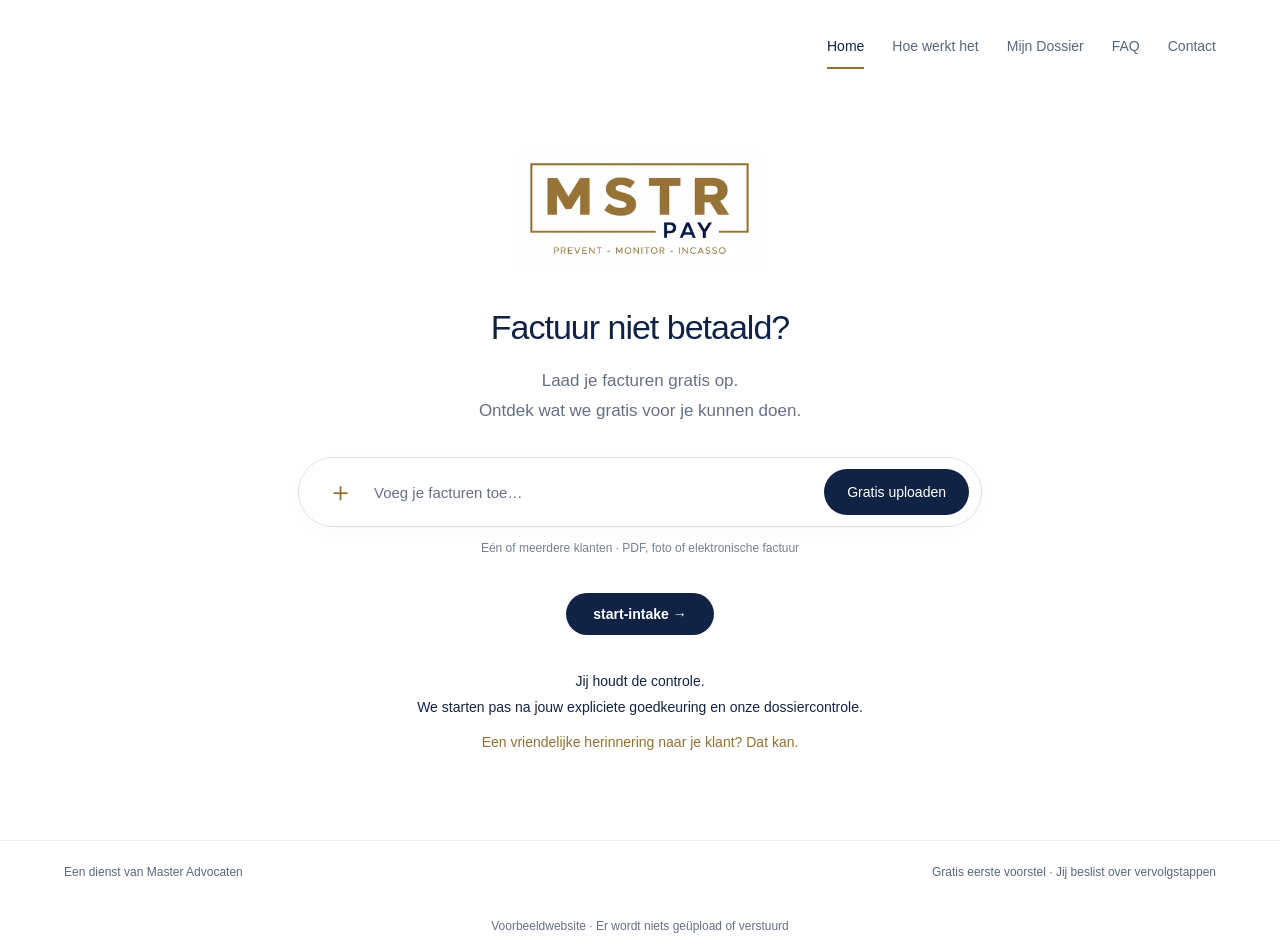
<file: index.html>
<!doctype html>
<html lang="nl"><head><meta charset="utf-8"><meta name="viewport" content="width=device-width,initial-scale=1"><title>MASTER PAY — Factuur niet betaald?</title><meta name="description" content="MASTER PAY: upload je openstaande facturen en ontdek de volgende stap. Jij houdt de controle."><link rel="stylesheet" href="assets/styles.css"></head><body><div class="home-shell"><header class="site-header"><nav aria-label="Hoofdnavigatie"><a href="index.html" aria-current="page">Home</a><a href="hoe-werkt-het.html">Hoe werkt het</a><button type="button" data-soon="Mijn Dossier">Mijn Dossier</button><button type="button" data-soon="FAQ">FAQ</button><button type="button" data-soon="Contact">Contact</button></nav></header><main class="home-main"><img class="home-logo" src="assets/logo.webp" alt="MSTR PAY — Prevent · Monitor · Incasso"><h1>Factuur niet betaald?</h1><p class="home-lead">Laad je facturen gratis op.<br>Ontdek wat we gratis voor je kunnen doen.</p><button type="button" class="upload-bar" id="upload" aria-describedby="upload-message"><span class="upload-plus" aria-hidden="true">＋</span><span class="upload-label">Voeg je facturen toe…</span><span class="upload-action">Gratis uploaden</span></button><p class="formats">Eén of meerdere klanten · PDF, foto of elektronische factuur</p><p class="demo-message" id="upload-message" role="status" hidden>Dit is een voorbeeldwebsite. De uploadfunctie volgt later; er worden hier geen bestanden geüpload of verwerkt. <a href="hoe-werkt-het.html">Bekijk hoe het werkt.</a></p><a href="start-intake.html" class="start-intake" style="display:inline-block;margin:8px 0 20px;padding:13px 27px;background:#102345;color:#fff;border-radius:28px;text-decoration:none;font:600 14px Arial,sans-serif">start-intake →</a><p class="promise">Jij houdt de controle.<br>We starten pas na jouw expliciete goedkeuring en onze dossiercontrole.</p><p class="hint">Een vriendelijke herinnering naar je klant? Dat kan.</p></main><footer class="site-footer"><span>Een dienst van Master Advocaten</span><span>Gratis eerste voorstel · Jij beslist over vervolgstappen</span></footer><div class="demo-label">Voorbeeldwebsite · Er wordt niets geüpload of verstuurd</div></div><dialog class="site-dialog" id="soon-dialog" aria-labelledby="soon-title"><h2 id="soon-title">Binnenkort beschikbaar</h2><p id="soon-text"></p><form method="dialog"><button>Sluiten</button></form></dialog><script src="assets/site.js" defer></script></body></html>
</file>
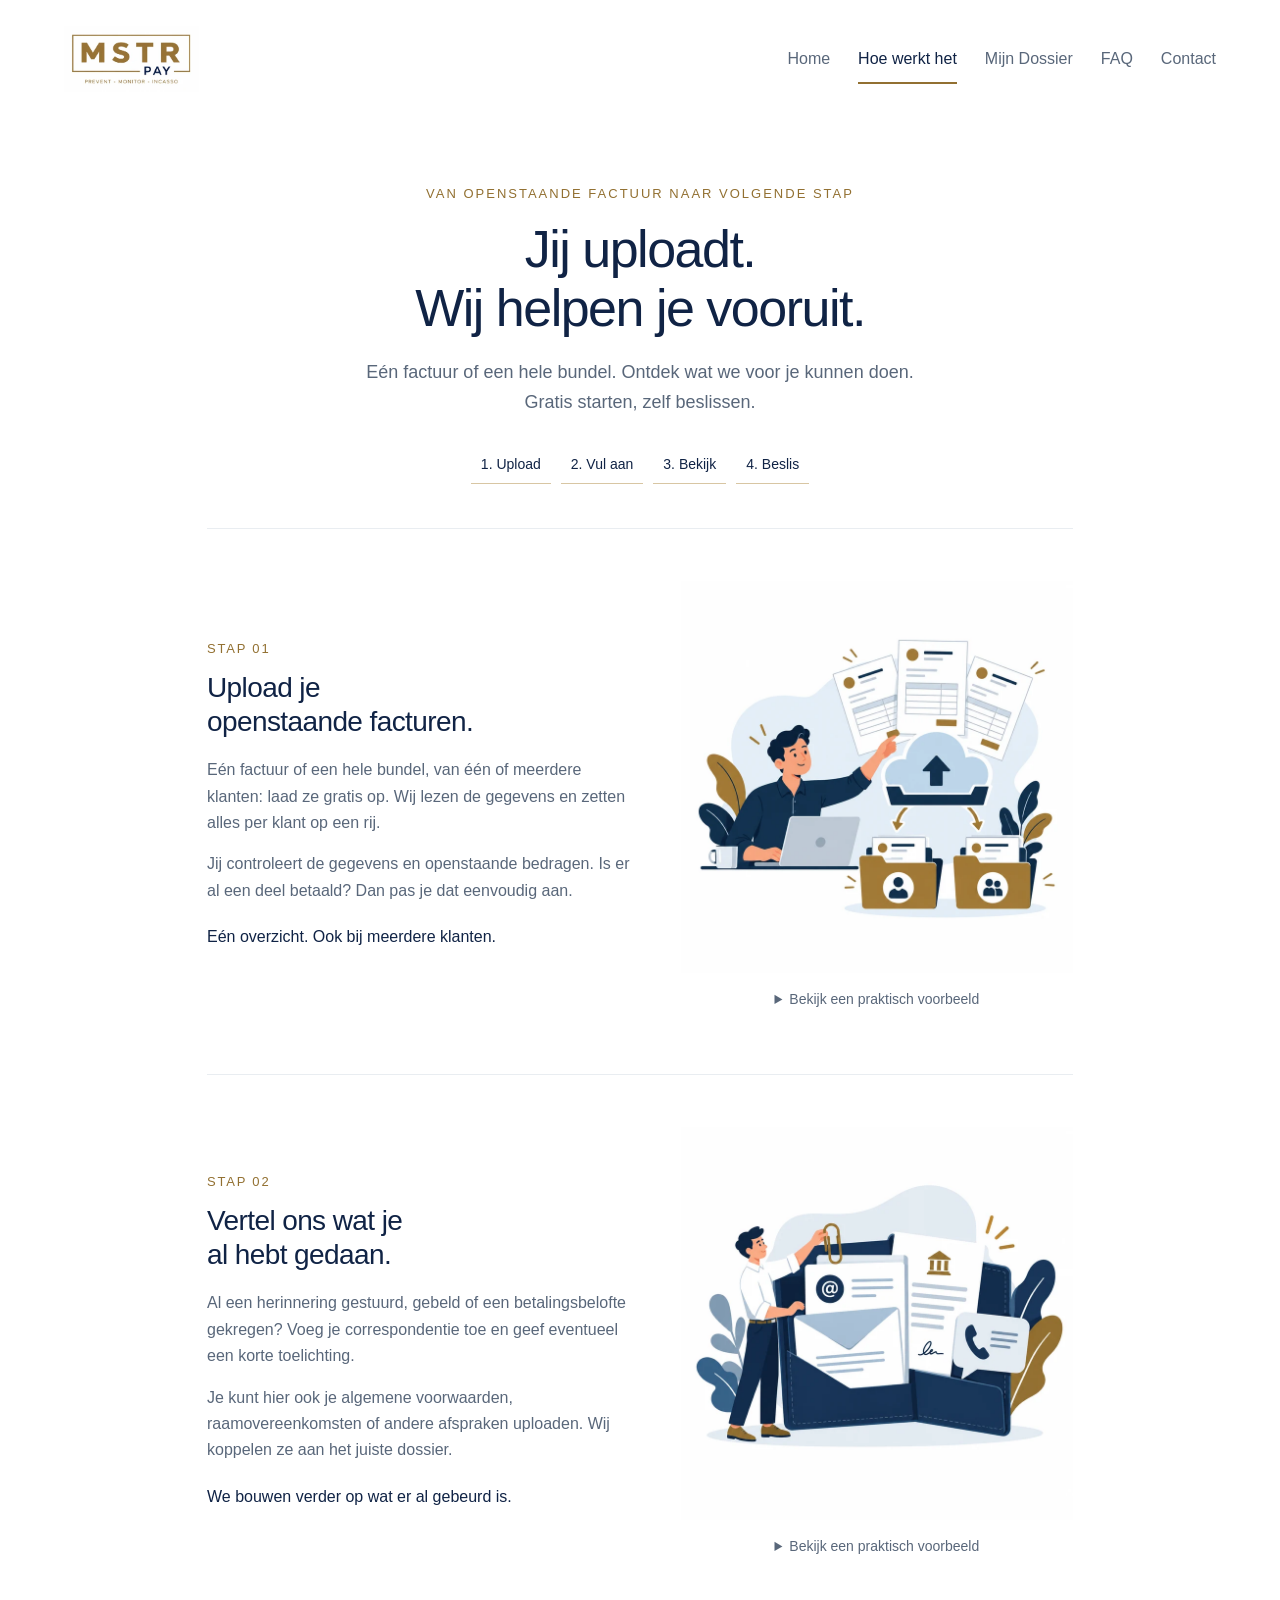
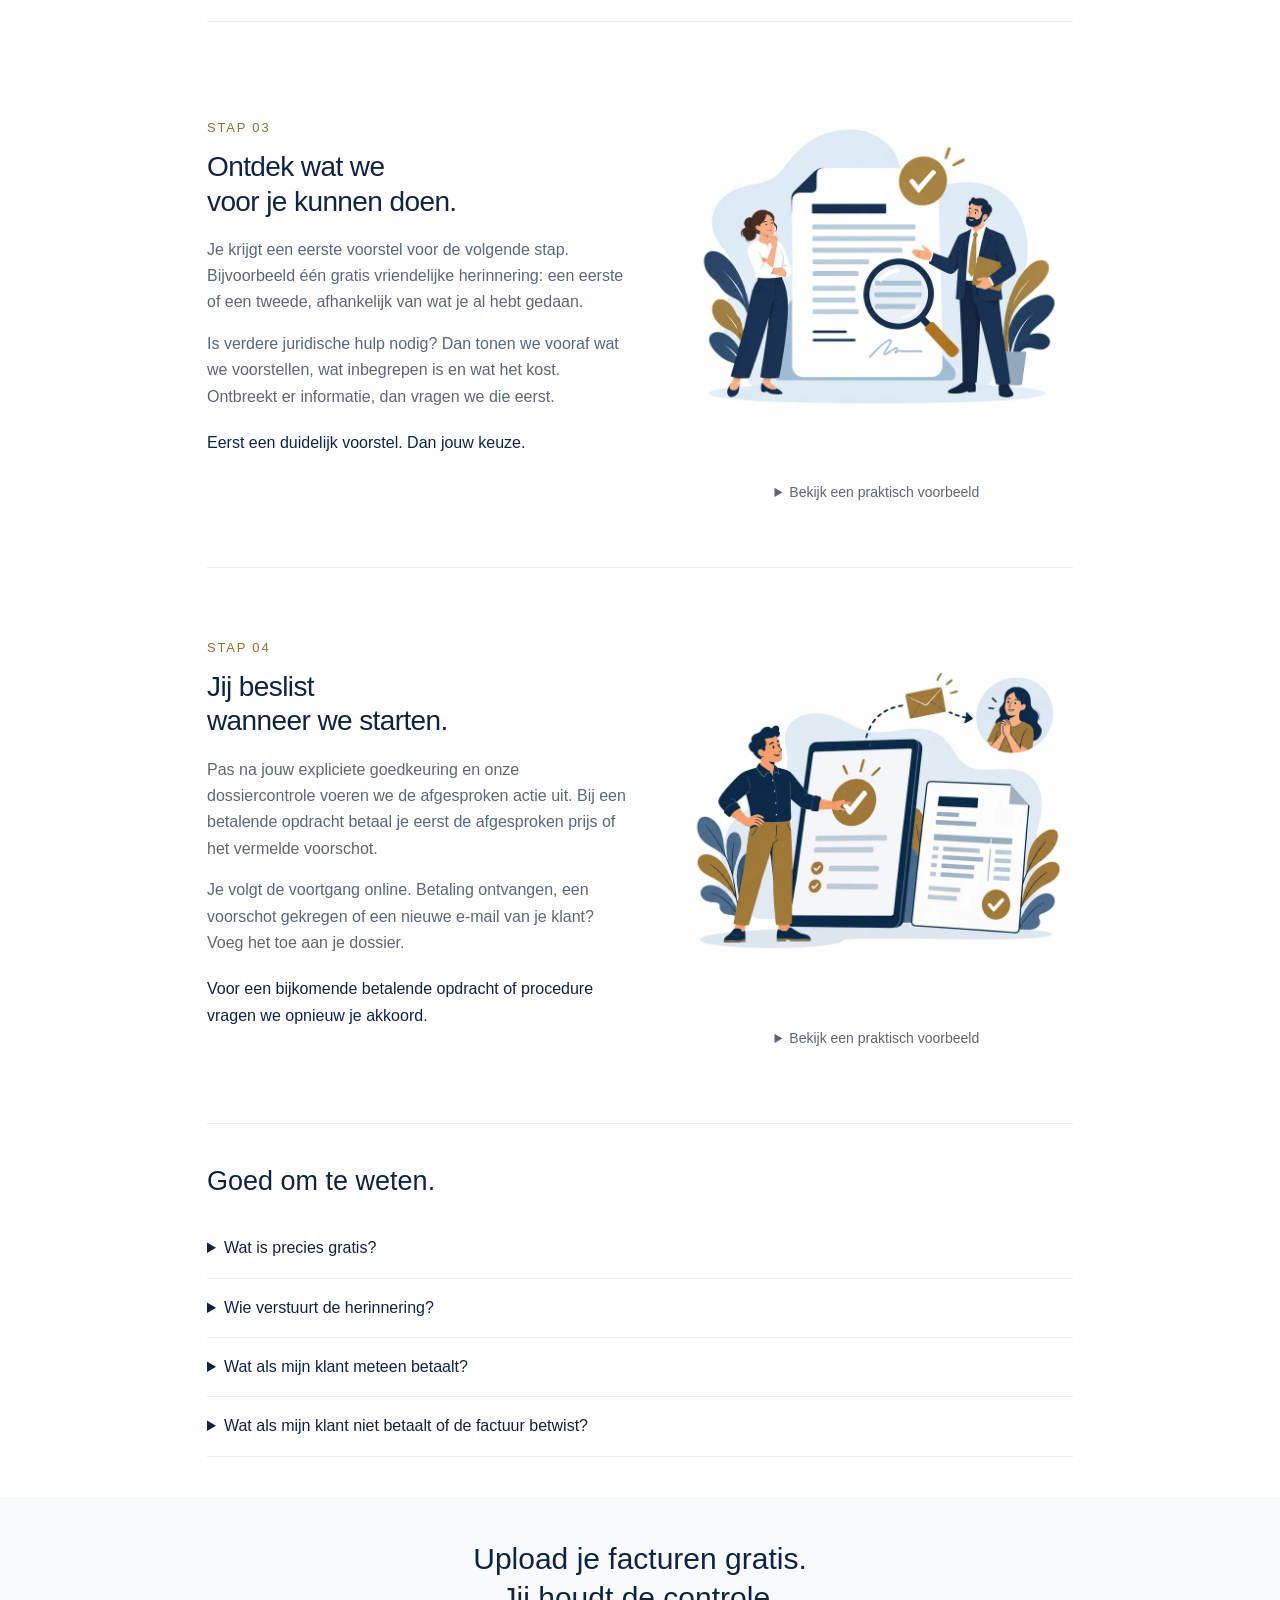
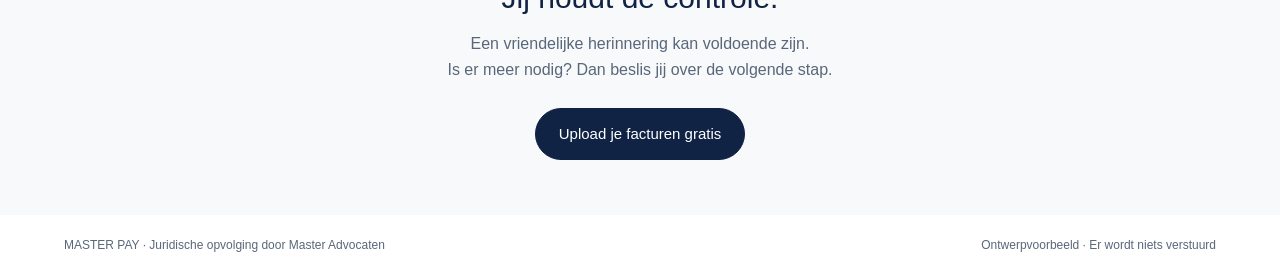
<file: hoe-werkt-het.html>
<!doctype html>
<html lang="nl"><head><meta charset="utf-8"><meta name="viewport" content="width=device-width,initial-scale=1"><title>Hoe werkt het? — MASTER PAY</title><meta name="description" content="MASTER PAY: upload je openstaande facturen en ontdek de volgende stap. Jij houdt de controle."><link rel="stylesheet" href="assets/styles.css"></head><body><div id="mp-how">

<header class="site-header"><a class="brand" href="index.html" aria-label="MASTER PAY home"><img src="assets/logo.webp" alt="MSTR PAY"></a><nav aria-label="Hoofdnavigatie"><a href="index.html">Home</a><a href="hoe-werkt-het.html" aria-current="page">Hoe werkt het</a><button type="button" data-soon="Mijn Dossier">Mijn Dossier</button><button type="button" data-soon="FAQ">FAQ</button><button type="button" data-soon="Contact">Contact</button></nav></header>
<section class="hero"><div class="eyebrow">Van openstaande factuur naar volgende stap</div><h1>Jij uploadt.<br>Wij helpen je vooruit.</h1><p class="intro">Eén factuur of een hele bundel. Ontdek wat we voor je kunnen doen. Gratis starten, zelf beslissen.</p><nav class="jump" aria-label="De vier stappen"><a href="#mp-step1">1. Upload</a><a href="#mp-step2">2. Vul aan</a><a href="#mp-step3">3. Bekijk</a><a href="#mp-step4">4. Beslis</a></nav></section>
<main class="steps">
<section class="step" id="mp-step1"><div class="copy"><div class="number">STAP 01</div><h2>Upload je<br>openstaande facturen.</h2><p>Eén factuur of een hele bundel, van één of meerdere klanten: laad ze gratis op. Wij lezen de gegevens en zetten alles per klant op een rij.</p><p>Jij controleert de gegevens en openstaande bedragen. Is er al een deel betaald? Dan pas je dat eenvoudig aan.</p><p class="key">Eén overzicht. Ook bij meerdere klanten.</p></div><div class="illustrated-step"><img class="step-art" src="assets/01-upload.webp" alt="Ondernemer uploadt facturen en groepeert ze per klant." width="800" height="800"><details class="example-disclosure"><summary>Bekijk een praktisch voorbeeld</summary><div class="visual"><div class="example">Zo ziet jouw overzicht eruit · voorbeeld</div><div class="sheet"><h3>Atelier Noord · 2 facturen</h3><div class="row"><span>Factuur 2026-041</span><span>€ 1.200</span></div><div class="row"><span>Factuur 2026-058</span><span>€ 800</span></div><div class="row"><span>Al betaald</span><span id="mp-paid">€ 0</span></div><div class="row"><span>Openstaand</span><span id="mp-total">€ 2.000</span></div><button type="button" class="smallbutton" id="mp-adjust">Bekijk een deelbetaling van € 500</button></div><p class="notice" id="mp-adjust-note" aria-live="polite">Je bevestigt het juiste saldo vóór we verdergaan.</p></div></details></div></section>
<section class="step" id="mp-step2"><div class="copy"><div class="number">STAP 02</div><h2>Vertel ons wat je<br>al hebt gedaan.</h2><p>Al een herinnering gestuurd, gebeld of een betalingsbelofte gekregen? Voeg je correspondentie toe en geef eventueel een korte toelichting.</p><p>Je kunt hier ook je algemene voorwaarden, raamovereenkomsten of andere afspraken uploaden. Wij koppelen ze aan het juiste dossier.</p><p class="key">We bouwen verder op wat er al gebeurd is.</p></div><div class="illustrated-step"><img class="step-art" src="assets/02-historiek.webp" alt="Correspondentie en afspraken samen in één dossier." width="800" height="800"><details class="example-disclosure"><summary>Bekijk een praktisch voorbeeld</summary><div class="visual"><div class="example">Alles bij het juiste klantdossier</div><div class="sheet"><h3>De historiek van Atelier Noord</h3><div class="attachment"><span aria-hidden="true" class="symbol">✓</span><span>Eerste herinnering.pdf</span></div><div class="attachment"><span aria-hidden="true" class="symbol">✓</span><span>Algemene voorwaarden.pdf</span></div><div class="attachment"><span aria-hidden="true" class="symbol">✓</span><span>E-mail van je klant.eml</span></div><div class="quote">“Ik heb vorige week gebeld. Mijn klant zou de betaling nakijken.”</div></div></div></details></div></section>
<section class="step" id="mp-step3"><div class="copy"><div class="number">STAP 03</div><h2>Ontdek wat we<br>voor je kunnen doen.</h2><p>Je krijgt een eerste voorstel voor de volgende stap. Bijvoorbeeld één gratis vriendelijke herinnering: een eerste of een tweede, afhankelijk van wat je al hebt gedaan.</p><p>Is verdere juridische hulp nodig? Dan tonen we vooraf wat we voorstellen, wat inbegrepen is en wat het kost. Ontbreekt er informatie, dan vragen we die eerst.</p><p class="key">Eerst een duidelijk voorstel. Dan jouw keuze.</p></div><div class="illustrated-step"><img class="step-art" src="assets/03-voorstel.webp" alt="Ondernemer bekijkt samen met een juridisch professional het voorstel." width="800" height="800"><details class="example-disclosure"><summary>Bekijk een praktisch voorbeeld</summary><div class="visual"><div class="example">Een mogelijk voorstel</div><div class="sheet"><h3>Een vriendelijke herinnering</h3><p class="sub">Verstuurd door MASTER PAY, namens jouw onderneming. Je bekijkt de tekst vóór je akkoord gaat.</p><div class="price"><span>Deze herinnering</span><span class="gold">Gratis</span></div><p class="sub">Je klant betaalt rechtstreeks op jouw bevestigde rekening.</p><button type="button" class="smallbutton" id="mp-letter-toggle" aria-expanded="false" aria-controls="mp-letter">Bekijk de voorbeeldtekst</button><div id="mp-letter" class="quote" hidden>Beste klant,<br><br>Volgens ons overzicht staan er nog facturen open. Wil je de betaling even nakijken? Heb je ondertussen betaald of heb je een vraag? Laat het ons gerust weten.<br><br>Met vriendelijke groet,<br>MASTER PAY, namens jouw leverancier</div></div></div></details></div></section>
<section class="step" id="mp-step4"><div class="copy"><div class="number">STAP 04</div><h2>Jij beslist<br>wanneer we starten.</h2><p>Pas na jouw expliciete goedkeuring en onze dossiercontrole voeren we de afgesproken actie uit. Bij een betalende opdracht betaal je eerst de afgesproken prijs of het vermelde voorschot.</p><p>Je volgt de voortgang online. Betaling ontvangen, een voorschot gekregen of een nieuwe e-mail van je klant? Voeg het toe aan je dossier.</p><p class="key">Voor een bijkomende betalende opdracht of procedure vragen we opnieuw je akkoord.</p></div><div class="illustrated-step"><img class="step-art" src="assets/04-akkoord.webp" alt="Ondernemer geeft akkoord en volgt de verzending op." width="800" height="800"><details class="example-disclosure"><summary>Bekijk een praktisch voorbeeld</summary><div class="visual"><div class="example">Jouw dossier, van akkoord tot opvolging</div><div class="sheet"><div class="status"><span aria-hidden="true" class="symbol">✓</span><span>Jouw akkoord ontvangen</span></div><div class="status"><span aria-hidden="true" class="symbol">✓</span><span>Dossier gecontroleerd</span></div><div class="status"><span aria-hidden="true" class="symbol">✓</span><span>Herinnering verstuurd</span></div><div class="status" id="mp-laststatus"><span aria-hidden="true" class="symbol">✓</span><span>Wachten op betaling of reactie</span></div><button type="button" class="smallbutton" id="mp-payment">Bekijk wat er gebeurt na betaling</button></div><p class="notice" id="mp-payment-note" aria-live="polite">Voorbeeld van je online dossier.</p></div></details></div></section>
</main>
<section class="bottom"><h2>Goed om te weten.</h2><details><summary>Wat is precies gratis?</summary><p>Je facturen uploaden, een overzicht krijgen en het eerste voorstel bekijken. Bij een geschikt dossier kunnen we één passende vriendelijke herinnering gratis versturen na jouw akkoord. Je ziet vooraf of je dossier hiervoor in aanmerking komt. Verdere juridische hulp is een afzonderlijke opdracht met een vooraf afgesproken prijs.</p></details><details><summary>Wie verstuurt de herinnering?</summary><p>MASTER PAY verstuurt de goedgekeurde herinnering namens jouw onderneming. Je hoeft dus niet zelf een brief te versturen. Een formele brief vanuit Master Advocaten is een afzonderlijke juridische stap die we eerst aan je voorleggen.</p></details><details><summary>Wat als mijn klant meteen betaalt?</summary><p>Dan meld je de betaling in je dossier. Na bevestiging sluiten we de betaalde facturen af. Heeft alleen de gratis herinnering plaatsgevonden? Dan betaal je daarvoor niets.</p></details><details><summary>Wat als mijn klant niet betaalt of de factuur betwist?</summary><p>Dan bekijken we welke volgende stap past. Een betwisting of nieuwe betaalafspraak pauzeert de automatische opvolging. Voor professionele overname, bijkomende kosten of een procedure krijg je eerst een nieuw voorstel.</p></details></section>
<section class="closing"><h2>Upload je facturen gratis.<br>Jij houdt de controle.</h2><p>Een vriendelijke herinnering kan voldoende zijn.<br>Is er meer nodig? Dan beslis jij over de volgende stap.</p><a class="button" href="index.html#upload">Upload je facturen gratis</a><p id="mp-start-note" class="notice" aria-live="polite" hidden>Dit is een ontwerpvoorbeeld. De uploadfunctie wordt gekoppeld aan de intake; er worden hier geen bestanden verwerkt.</p></section>
<footer><span>MASTER PAY · Juridische opvolging door Master Advocaten</span><span>Ontwerpvoorbeeld · Er wordt niets verstuurd</span></footer>

</div>
<dialog class="site-dialog" id="soon-dialog" aria-labelledby="soon-title"><h2 id="soon-title">Binnenkort beschikbaar</h2><p id="soon-text"></p><form method="dialog"><button>Sluiten</button></form></dialog><script src="assets/site.js" defer></script><script src="assets/how.js" defer></script></body></html>
</file>
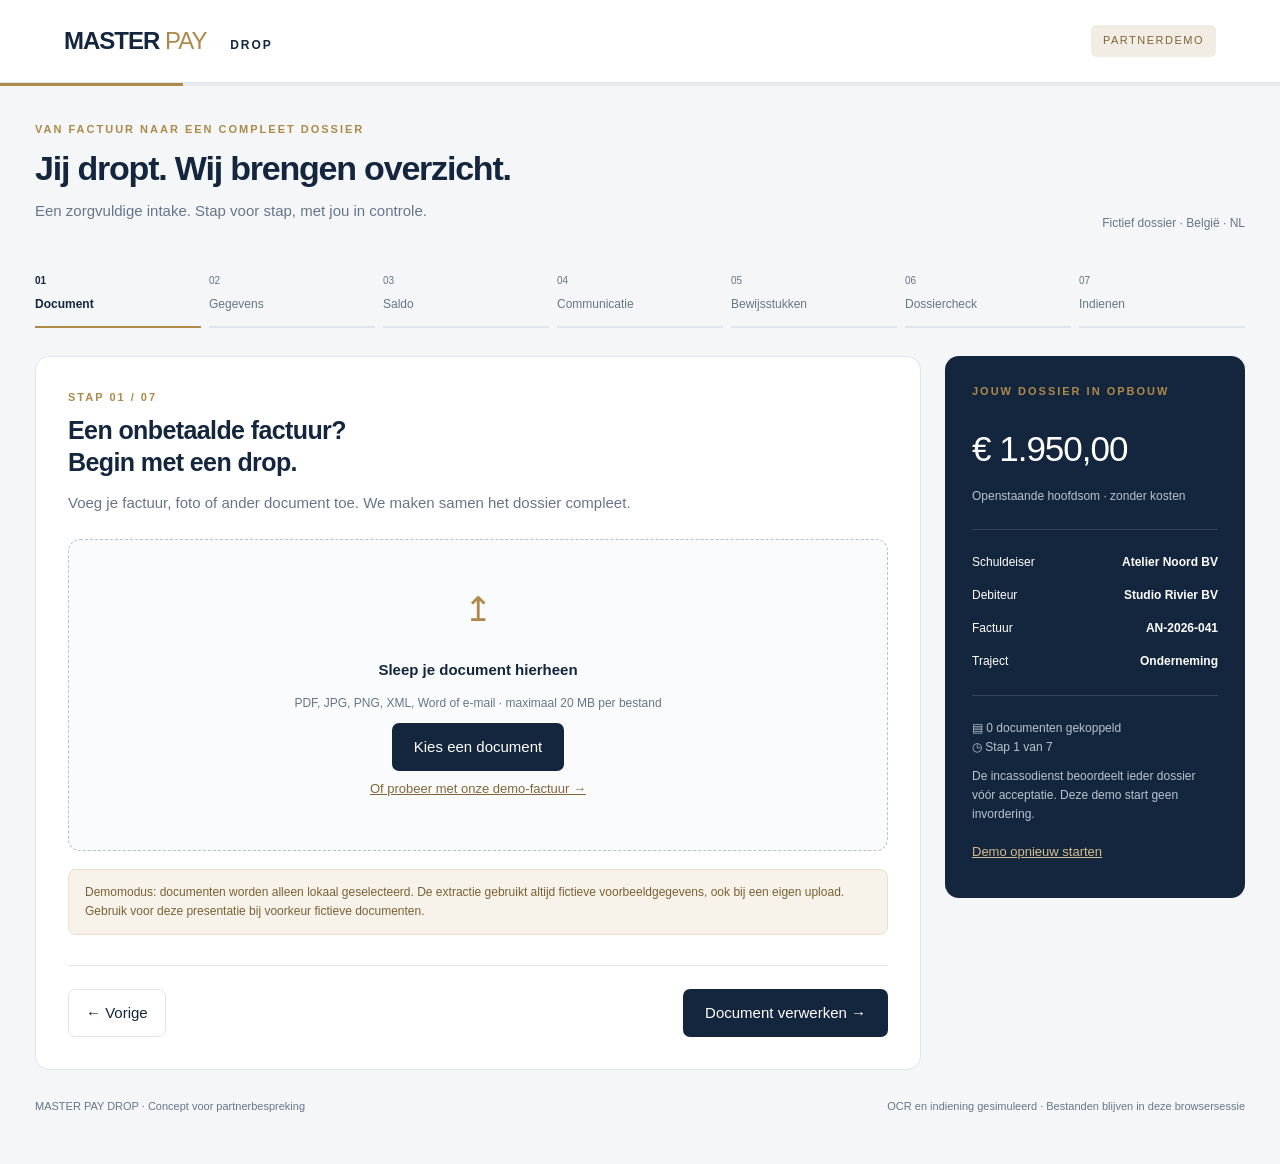
<file: start-intake.html>
<!doctype html><html lang="nl"><head><meta charset="utf-8"><meta name="viewport" content="width=device-width,initial-scale=1"><title>Master Pay — DROP intake</title><style>
:root{--ink:#14263e;--muted:#687589;--gold:#ad8a4a;--line:#e0e5eb;--paper:#f5f6f8}*{box-sizing:border-box}body{margin:0;color:var(--ink);background:var(--paper);font:15px/1.6 'Segoe UI',Arial,sans-serif}button,input,select,textarea{font:inherit}button{cursor:pointer}button:focus-visible,a:focus-visible{outline:3px solid #c39e5d;outline-offset:4px}header{background:white;border-bottom:1px solid var(--line);padding:22px 5%;display:flex;align-items:center;justify-content:space-between}.brand{font-size:24px;letter-spacing:-1px;font-weight:750}.brand span{color:var(--gold);font-weight:400}.badge{font-size:11px;letter-spacing:1.5px;background:#f1ede4;color:#806434;padding:7px 12px;border-radius:5px}.shell{max-width:1280px;margin:auto;padding:35px 35px 20px}.intro{display:flex;justify-content:space-between;align-items:end;margin-bottom:28px}.eyebrow{color:var(--gold);font-size:11px;letter-spacing:2px;font-weight:700}h1{font-size:34px;line-height:1.2;letter-spacing:-1.2px;margin:9px 0}p{color:var(--muted);margin:10px 0}nav{display:grid;grid-template-columns:repeat(7,1fr);gap:8px;margin:28px 0}nav button{background:none;border:0;border-bottom:2px solid var(--line);text-align:left;padding:12px 0;color:var(--muted);font-size:12px}nav button.active{border-color:var(--gold);color:var(--ink);font-weight:700}nav small{display:block;font-size:10px;margin-bottom:6px}.layout{display:grid;grid-template-columns:minmax(0,1fr) 300px;gap:24px}.card{background:white;border:1px solid var(--line);border-radius:14px;padding:32px}.side{background:var(--ink);color:white;border-radius:14px;padding:27px;height:fit-content;position:sticky;top:20px}.side p{color:#b8c3d2;font-size:12px}.side .amount{font-size:35px;letter-spacing:-1px;margin:20px 0 0}.side hr{border:0;border-top:1px solid #ffffff24;margin:23px 0}.side-row{display:flex;justify-content:space-between;font-size:12px;margin:14px 0}.side strong{max-width:160px;text-align:right}h2{font-size:25px;letter-spacing:-.6px;line-height:1.3;margin:7px 0 12px}h3{font-size:15px;margin:22px 0 12px}.grid{display:grid;grid-template-columns:1fr 1fr;gap:16px}label{display:block;font-size:12px;font-weight:600;color:#4d5d72}input:not([type=checkbox]),select,textarea{display:block;width:100%;border:1px solid #d8dfe7;background:#fff;border-radius:7px;padding:11px 12px;margin-top:6px;color:var(--ink)}textarea{min-height:85px;resize:vertical}input:focus,select:focus,textarea:focus{outline:2px solid #ad8a4a66;border-color:var(--gold)}.drop{border:1.5px dashed #b7c2cf;border-radius:12px;background:#fafbfc;text-align:center;padding:42px 20px;margin:24px 0 16px;transition:.2s}.drop.over{background:#f2ebdd;border-color:var(--gold)}.drop .icon{font-size:34px;color:var(--gold)}.primary{background:var(--ink);color:white;border:0;border-radius:7px;padding:12px 22px}.primary:hover{background:#29415e}.secondary{background:white;border:1px solid var(--line);color:var(--ink);border-radius:7px;padding:10px 17px}.textbtn{border:0;background:none;color:#826638;padding:8px 0;text-decoration:underline;font-size:13px}.actions{display:flex;justify-content:space-between;margin-top:30px;padding-top:23px;border-top:1px solid var(--line)}.notice{background:#f7f3eb;border:1px solid #e9dfcc;border-radius:8px;padding:13px 16px;color:#7a6134;font-size:12px;margin:18px 0}.good{background:#edf5f0;color:#35654b;border-color:#d7e7dc}.check{display:flex;align-items:start;gap:10px;margin:13px 0;font-size:13px;font-weight:400}.check input{margin-top:5px;accent-color:var(--ink)}.file{display:flex;justify-content:space-between;gap:10px;background:#f5f7f9;border:1px solid var(--line);border-radius:8px;padding:12px 15px;margin:10px 0;font-size:12px}.file button{border:0;background:none;color:#805f39}.mini{font-size:12px;color:var(--muted)}.pill{display:inline-block;border-radius:20px;padding:4px 10px;background:#edf4ef;color:#3a7055;font-size:11px}.total{background:#f5f7f9;border-radius:8px;padding:18px;display:flex;justify-content:space-between;margin-top:22px}.total b{font-size:24px}.listrow{padding:13px 0;border-bottom:1px solid var(--line);display:flex;justify-content:space-between;gap:20px;font-size:13px}.listrow span{color:var(--muted)}footer{display:flex;justify-content:space-between;gap:20px;padding:28px 0;font-size:11px;color:var(--muted)}.success{text-align:center;padding:35px 0}.success .icon{font-size:50px;color:#548266}.hidden{display:none!important}.upload-input{max-width:100%;font-size:12px!important}.progress{height:3px;background:#e8ebef}.progress i{display:block;height:100%;background:var(--gold);transition:width .3s}.error{color:#ac3f37;font-size:12px}a{color:#836636}@media(max-width:850px){.layout{grid-template-columns:1fr}.side{position:static}.intro .mini{display:none}nav{overflow:auto;grid-template-columns:repeat(7,100px)}.shell{padding:22px 18px}.card{padding:23px}.grid{grid-template-columns:1fr}h1{font-size:28px}footer{flex-direction:column;gap:4px}}@media print{header,nav,.actions,footer,.side,button{display:none}.layout{display:block}.card{border:0}.shell{padding:0}}
</style></head><body><header><div class="brand">MASTER <span>PAY</span> <small style="font-size:12px;letter-spacing:2px;margin-left:18px">DROP</small></div><span class="badge">PARTNERDEMO</span></header><div class="progress"><i id="progress"></i></div><main class="shell"><div class="intro"><div><div class="eyebrow">VAN FACTUUR NAAR EEN COMPLEET DOSSIER</div><h1>Jij dropt. Wij brengen overzicht.</h1><p>Een zorgvuldige intake. Stap voor stap, met jou in controle.</p></div><span class="mini">Fictief dossier · België · NL</span></div><nav id="steps" aria-label="Intakestappen"></nav><div class="layout"><section class="card" id="screen" aria-live="polite"></section><aside class="side" id="side"></aside></div><footer><span>MASTER PAY DROP · Concept voor partnerbespreking</span><span>OCR en indiening gesimuleerd · Bestanden blijven in deze browsersessie</span></footer></main><script>
const titles=['Document','Gegevens','Saldo','Communicatie','Bewijsstukken','Dossiercheck','Indienen'];let step=0,submitted=false,busy=false;
const s={type:'B2B',creditor:'Atelier Noord BV',cvat:'BE 0000.000.097 (fictief)',caddress:'Havenlaan 24, 9000 Gent',debtor:'Studio Rivier BV',dvat:'BE 0000.000.194 (fictief)',daddress:'Parkstraat 18, 2000 Antwerpen',invoice:'AN-2026-041',date:'2026-08-20',due:'2026-09-19',amount:2450,credit:0,payments:[{date:'2026-09-25',amount:500}],reminder:'Ja',remdate:'2026-09-22',channel:'E-mail',reaction:'Geen reactie',notes:'',terms:'Ja',delivery:'Ja',other:'Nee',otherAmount:0,otherRef:'',free:'Onbekend',wait:'Onbekend',mediation:'Nee',mandate:false,truth:false,files:{invoice:[],comm:[],proof:[]}};
const esc=v=>String(v??'').replace(/[&<>"']/g,c=>({'&':'&amp;','<':'&lt;','>':'&gt;','"':'&quot;',"'":'&#39;'}[c]));const euro=v=>new Intl.NumberFormat('nl-BE',{style:'currency',currency:'EUR'}).format(Number(v)||0);const balance=()=>Math.max(0,Number(s.amount)-Number(s.credit)-s.payments.reduce((a,p)=>a+Number(p.amount),0));
function input(k,label,type='text'){return `<label>${label}<input data-k="${k}" type="${type}" value="${esc(s[k])}" ${type==='number'?'min="0" step="0.01"':''}></label>`}function select(k,label,opts){return `<label>${label}<select data-k="${k}">${opts.map(o=>`<option ${s[k]===o?'selected':''}>${esc(o)}</option>`).join('')}</select></label>`}function check(k,label){return `<label class="check"><input type="checkbox" data-k="${k}" ${s[k]?'checked':''}>${label}</label>`}function files(cat){return s.files[cat].map((f,i)=>`<div class="file"><span>▤ ${esc(f.name)} <span class="mini">${f.demo?'· voorbeeldbestand':'· alleen lokaal geselecteerd'}</span></span><button data-remove="${cat}:${i}" aria-label="Verwijder ${esc(f.name)}">Verwijder</button></div>`).join('')}function upload(cat,label){return `<h3>${label}</h3><input class="upload-input" type="file" data-upload="${cat}" multiple accept=".pdf,.png,.jpg,.jpeg,.eml,.msg,.doc,.docx,.txt,.xml" aria-label="${label}">${files(cat)}`}function row(a,b){return `<div class="listrow"><span>${a}</span><strong>${esc(b)}</strong></div>`}
function flags(){let f=[];if(!s.files.proof.length)f.push('Bewijsstukken ontbreken');if(s.terms!=='Ja')f.push('Toepasselijkheid voorwaarden nakijken');if(s.delivery!=='Ja')f.push('Levering of prestatie te staven');if(s.reaction==='Betwisting')f.push('Betwisting: inhoudelijke beoordeling nodig');if(s.mediation!=='Nee')f.push('Schuldbemiddeling of regeling nader onderzoeken');if(s.type==='B2C'&&(s.free!=='Ja'||s.wait!=='Ja'||s.reminder!=='Ja'))f.push('Consumentenherinnering en wachttermijn niet bevestigd');if(balance()<=0)f.push('Geen positief openstaand saldo');return f}
function render(){document.querySelector('#progress').style.width=(step+1)/7*100+'%';document.querySelector('#steps').innerHTML=titles.map((t,i)=>`<button data-step="${i}" class="${i===step?'active':''}" ${busy?'disabled':''}><small>${i<step?'✓':'0'+(i+1)}</small>${t}</button>`).join('');document.querySelector('#side').innerHTML=`<div class="eyebrow">JOUW DOSSIER IN OPBOUW</div><div class="amount">${euro(balance())}</div><p>Openstaande hoofdsom · zonder kosten</p><hr><div class="side-row"><span>Schuldeiser</span><strong>${esc(s.creditor)}</strong></div><div class="side-row"><span>Debiteur</span><strong>${esc(s.debtor)}</strong></div><div class="side-row"><span>Factuur</span><strong>${esc(s.invoice)}</strong></div><div class="side-row"><span>Traject</span><strong>${s.type==='B2B'?'Onderneming':'Consument'}</strong></div><hr><p>▤ ${Object.values(s.files).flat().length} documenten gekoppeld<br>◷ Stap ${step+1} van 7</p><p>De incassodienst beoordeelt ieder dossier vóór acceptatie. Deze demo start geen invordering.</p><button class="textbtn" id="reset" style="color:#d5bd8c">Demo opnieuw starten</button>`;
let html=`<div class="eyebrow">STAP 0${step+1} / 07</div>`;
if(step===0)html+=`<h2>Een onbetaalde factuur?<br>Begin met een drop.</h2><p>Voeg je factuur, foto of ander document toe. We maken samen het dossier compleet.</p><div class="drop" id="drop"><div class="icon">↥</div><h3>Sleep je document hierheen</h3><p class="mini">PDF, JPG, PNG, XML, Word of e-mail · maximaal 20 MB per bestand</p><input type="file" id="initial" class="hidden" multiple accept=".pdf,.jpg,.jpeg,.png,.xml,.doc,.docx,.eml,.msg,.txt"><button class="primary" id="choose">Kies een document</button><br><button class="textbtn" id="demo">Of probeer met onze demo-factuur →</button></div>${files('invoice')}<div class="notice">Demomodus: documenten worden alleen lokaal geselecteerd. De extractie gebruikt altijd fictieve voorbeeldgegevens, ook bij een eigen upload. Gebruik voor deze presentatie bij voorkeur fictieve documenten.</div>`;
if(step===1)html+=`<h2>Dit hebben we voor je klaargezet.</h2><p>Een voorbeeldfactuur van <strong>${esc(s.creditor)}</strong> aan <strong>${esc(s.debtor)}</strong>. Controleer en verbeter de gegevens.</p><div class="notice">✦ Gesimuleerde OCR · Deze waarden zijn voorbeelddata en zijn niet uit je document gelezen.</div><h3>Wie is je klant?</h3>${select('type','Type debiteur',['B2B','B2C'])}<h3>Schuldeiser · jouw onderneming</h3><div class="grid">${input('creditor','Bedrijfsnaam')}${input('cvat','BTW / ondernemingsnummer (demo)')}${input('caddress','Adres')}</div><h3>Debiteur · ${s.type==='B2C'?'particulier':'onderneming'}</h3><div class="grid">${input('debtor',s.type==='B2C'?'Naam particulier':'Bedrijfsnaam')}${s.type==='B2B'?input('dvat','BTW / ondernemingsnummer (demo)'):''}${input('daddress','Adres')}</div><h3>Factuurgegevens</h3><div class="grid">${input('invoice','Factuurnummer')}${input('date','Factuurdatum','date')}${input('due','Vervaldatum','date')}${input('amount','Factuurtotaal inclusief BTW (€)','number')}</div>`;
if(step===2)html+=`<h2>Wat staat er vandaag nog open?</h2><p>Verwerk ontvangen betalingen en creditnota’s. Zo vertrekt het dossier van het juiste bedrag.</p><div class="grid">${input('amount','Oorspronkelijk factuurbedrag (€)','number')}${input('credit','Totaal creditnota’s (€)','number')}</div><h3>Ontvangen deelbetalingen</h3>${s.payments.map((p,i)=>`<div class="file"><label>Datum<input type="date" data-payment="${i}:date" value="${p.date}"></label><label>Bedrag (€)<input type="number" min="0" step="0.01" data-payment="${i}:amount" value="${p.amount}"></label><button data-delpay="${i}">Verwijder</button></div>`).join('')}<button class="secondary" id="addpay">＋ Deelbetaling toevoegen</button><div class="total"><span>Openstaande hoofdsom</span><b id="balance">${euro(balance())}</b></div><p class="mini">Interest, schadebedingen en invorderingskosten worden niet automatisch toegevoegd. Die vergen afzonderlijke controle.</p>`;
if(step===3)html+=`<h2>Wat ging hier al aan vooraf?</h2><p>Herinneringen en reacties geven context. Voeg ook mails, brieven of gespreksnotities toe.</p><div class="grid">${select('reminder','Al een herinnering of aanmaning gestuurd?',['Ja','Nee','Onbekend'])}${select('reaction','Hoe reageerde de klant?',['Geen reactie','Betalingsbelofte','Betwisting','Betalingsregeling','Telefonisch contact'])}${s.reminder==='Ja'?input('remdate','Datum eerste herinnering','date')+select('channel','Hoe werd die verstuurd?',['E-mail','Post','Andere']):''}</div><label style="margin-top:16px">${s.reaction==='Betwisting'?'Wat betwist de klant en waarom?':'Meerdere herinneringen, afspraken of telefoongesprekken?'}<textarea data-k="notes" placeholder="Beschrijf kort het verloop, de data en eventuele afspraken…">${esc(s.notes)}</textarea></label>${upload('comm','Herinneringen en communicatie')}<button class="textbtn" data-example="comm">Voeg voorbeeldherinnering toe</button>`;
if(step===4)html+=`<h2>Maak het verhaal aantoonbaar.</h2><p>Verzamel wat de opdracht, prestatie en betalingsafspraken ondersteunt.</p><div class="grid">${select('terms','Voorwaarden meegedeeld en aanvaard?',['Ja','Nee','Onbekend'])}${select('delivery','Levering of prestatie aantoonbaar?',['Ja','Nee','Onbekend'])}${select('other','Nog andere openstaande facturen?',['Nee','Ja'])}</div>${s.other==='Ja'?`<div class="notice">Andere facturen worden apart vermeld. Hun saldo is niet inbegrepen in de hoofdsom van deze intake.</div><div class="grid">${input('otherRef','Factuurnummers / omschrijving')}${input('otherAmount','Totaal andere facturen (€)','number')}</div>`:''}${upload('proof','Contract, voorwaarden, bestelbon, leverbewijs of andere facturen')}<button class="textbtn" data-example="proof">Voeg voorbeeldcontract en leverbewijs toe</button><p class="mini">Ook zonder alle stukken kun je ter beoordeling indienen. Ontbrekende informatie wordt zichtbaar gemarkeerd.</p>`;
if(step===5)html+=`<h2>Een zorgvuldige start voor elk dossier.</h2><p>Deze controle past zich aan het type klant aan. Het is een voorbereidende checklist, geen juridische goedkeuring.</p><span class="pill">${s.type==='B2C'?'Consument · Boek XIX WER':'Onderneming · B2B'}</span>${s.type==='B2C'?`<div class="notice">Bij consumentenschulden: controleer de gratis eerste herinnering, verplichte vermeldingen en minimaal 14 kalenderdagen wachttijd. Elektronisch begint de termijn de dag na verzending; per post de derde werkdag na verzending. De incassodienst controleert ook haar eigen ingebrekestelling en wachttermijn.</div><div class="grid">${select('free','Eerste herinnering gratis en inhoud gecontroleerd?',['Onbekend','Ja','Nee'])}${select('wait','Toepasselijke wachttermijn volledig verstreken?',['Onbekend','Ja','Nee'])}</div><p class="mini">Een contractueel beding is nodig voor interest of een forfaitaire vergoeding; wettelijke maxima gelden. Deze demo berekent of valideert geen bijkomende bedragen.</p>`:`<div class="notice good">Voor een B2B-dossier controleren we identiteit, opeisbaarheid, uitvoering van de opdracht en de toepasselijke contractvoorwaarden. Het BTW-nummer bepaalt niet op zichzelf of een aankoop beroepsmatig is.</div>`}<div class="grid">${select('mediation','Bekende schuldbemiddeling of collectieve regeling?',['Nee','Ja','Onbekend'])}${select('reaction','Is de vordering betwist?',['Geen reactie','Betalingsbelofte','Betwisting','Betalingsregeling','Telefonisch contact'])}</div><h3>Signalen voor de dossierbeheerder</h3>${flags().length?flags().map(f=>`<div class="file">◷ ${f}</div>`).join(''):'<div class="notice good">Geen aanvullende signalen op basis van je antwoorden. Professionele controle blijft vereist.</div>'}<p class="mini">Betwisting, betalingsfaciliteiten en bemiddeling kunnen de vervolgstappen beïnvloeden. Geen automatische acceptatie of contact met de debiteur.</p><a class="mini" target="_blank" rel="noopener" href="https://economie.fgov.be/nl/themas/financiele-diensten/schuldenlast/schuldinvordering">Bron: FOD Economie · consumentenschulden</a>`;
if(step===6&&!submitted)html+=`<h2>Alles op een rij. Jij beslist.</h2><p>Je dossier gaat in deze demonstratie naar een gesimuleerde beoordelingswachtrij.</p>${row('Schuldeiser',s.creditor+' · '+s.cvat+' · '+s.caddress)}${row('Debiteur',s.debtor+' · '+(s.type==='B2B'?s.dvat+' · ':'')+s.daddress)}${row('Factuur',s.invoice+' · '+s.date+' · vervaldag '+s.due)}${row('Oorspronkelijk bedrag',euro(s.amount))}${row('Deelbetalingen / creditnota’s',euro(s.payments.reduce((a,p)=>a+Number(p.amount),0))+' / '+euro(s.credit))}${row('Communicatie',s.reminder+' herinnering · '+s.reaction)}${row('Bewijs en voorwaarden',s.delivery+' / '+s.terms)}${s.notes?row('Toelichting',s.notes):''}${s.other==='Ja'?row('Overige facturen (apart)',s.otherRef+' · '+euro(s.otherAmount)):''}<div class="total"><span>Openstaande hoofdsom</span><b>${euro(balance())}</b></div><h3>Documentenoverzicht</h3>${Object.values(s.files).flat().map(f=>`<div class="file">▤ ${esc(f.name)}${f.demo?' · voorbeeld':''}</div>`).join('')}<h3>Beoordelingspunten (${flags().length})</h3><p class="mini">${flags().length?flags().map(esc).join(' · '):'Geen aanvullende signalen. Controle door de incassodienst blijft vereist.'}</p>${check('truth','Ik heb de gegevens gecontroleerd en ben bevoegd om dit dossier aan te bieden.')}${check('mandate','Ik begrijp dat indiening alleen een aanvraag tot beoordeling is. Acceptatie, opdrachtvoorwaarden en eventuele kosten volgen afzonderlijk.')}<div class="notice">Simulatie: er wordt niets verzonden, geen opdracht afgesloten en geen debiteur gecontacteerd.</div><button class="secondary" id="export">Download dossieroverzicht</button>`;
if(step===6&&submitted)html+=`<div class="success"><div class="icon">✓</div><div class="eyebrow">GESIMULEERDE INDIENING</div><h2>Klaar voor een menselijke blik.</h2><p>Je demo-dossier staat in de fictieve beoordelingswachtrij.</p><span class="pill">DEMO-MP-2026-041 · Te beoordelen</span></div><h3>Wat volgt er in de echte dienstverlening?</h3>${row('01 · Controle','Identiteit, stukken en invorderbaarheid')}${row('02 · Beslissing','Accepteren, informatie opvragen of weigeren')}${row('03 · Jouw akkoord','Voorstel en voorwaarden vóór uitvoering')}<div class="notice">Er is geen dossier naar een incassodienst verstuurd. Dit scherm toont uitsluitend het beoogde verloop.</div><button class="secondary" id="export">Download dossieroverzicht</button>`;
html+=`<div class="error" id="error" role="alert"></div><div class="actions"><button class="secondary" id="back" ${step===0||busy?'disabled':''}>← Vorige</button>${submitted?'<button class="primary" id="restart">Nieuwe demonstratie</button>':`<button class="primary" id="next" ${busy?'disabled':''}>${busy?'Voorbeeldgegevens klaarzetten…':step===6?'Dien demo ter beoordeling in':step===0?'Document verwerken →':'Verder →'}</button>`}</div>`;document.querySelector('#screen').innerHTML=html;bind()}
function addFiles(cat,fs){let rejected=[];for(const f of fs){if(f.size>20*1024*1024){rejected.push(f.name);continue}s.files[cat].push({name:f.name,size:f.size,demo:false})}render();if(rejected.length)document.querySelector('#error').textContent='Bestand groter dan 20 MB: '+rejected.join(', ')}
function validate(){if(step===0&&!s.files.invoice.length)return 'Kies een document of gebruik de demo-factuur.';if(step===1&&(!s.creditor.trim()||!s.debtor.trim()||!s.caddress.trim()||!s.daddress.trim()||!s.invoice.trim()||!s.date||!s.due||Number(s.amount)<=0))return 'Vul de namen, adressen, factuurnummer, data en een positief factuurbedrag in.';if(step===1&&s.due<s.date)return 'De vervaldatum mag niet vóór de factuurdatum liggen.';if(step===2&&(Number(s.credit)<0||s.payments.some(p=>Number(p.amount)<=0||!p.date)||Number(s.credit)+s.payments.reduce((a,p)=>a+Number(p.amount),0)>Number(s.amount)))return 'Controleer de betalingen en creditnota’s: positieve bedragen, datum ingevuld en samen niet hoger dan de factuur.';if(step===6&&(!s.truth||!s.mandate))return 'Bevestig beide verklaringen om de demo in te dienen.';return ''}
function go(n){step=n;render();window.scrollTo({top:0,behavior:'smooth'})}function bind(){document.querySelectorAll('[data-k]').forEach(el=>{el.onchange=()=>{s[el.dataset.k]=el.type==='checkbox'?el.checked:el.type==='number'?Number(el.value):el.value;if(el.dataset.k==='type'){if(s.type==='B2C'){s.debtor='Emma Voorbeeld';s.daddress='Lindelaan 12, 3000 Leuven'}else{s.debtor='Studio Rivier BV';s.daddress='Parkstraat 18, 2000 Antwerpen'}}render()}});document.querySelectorAll('[data-step]').forEach(b=>b.onclick=()=>{const n=Number(b.dataset.step);if(n>step){const err=validate();if(err){document.querySelector('#error').textContent=err;return}if(step===0){advance();return}}go(n)});document.querySelector('#back').onclick=()=>go(Math.max(0,step-1));document.querySelector('#next')?.addEventListener('click',advance);document.querySelector('#choose')?.addEventListener('click',()=>document.querySelector('#initial').click());document.querySelector('#initial')?.addEventListener('change',e=>addFiles('invoice',e.target.files));document.querySelector('#demo')?.addEventListener('click',()=>{s.files.invoice=[{name:'Demo-factuur AN-2026-041 · € 2.450',demo:true}];render()});document.querySelectorAll('[data-upload]').forEach(el=>el.onchange=()=>addFiles(el.dataset.upload,el.files));document.querySelectorAll('[data-remove]').forEach(el=>el.onclick=()=>{let [c,i]=el.dataset.remove.split(':');s.files[c].splice(Number(i),1);render()});document.querySelectorAll('[data-example]').forEach(el=>el.onclick=()=>{const c=el.dataset.example;s.files[c].push(...(c==='comm'?[{name:'Herinnering 22 september 2026.pdf',demo:true}]:[{name:'Overeenkomst en voorwaarden.pdf',demo:true},{name:'Ondertekend leverbewijs.pdf',demo:true}]));render()});document.querySelector('#addpay')?.addEventListener('click',()=>{s.payments.push({date:'2026-10-01',amount:0});render()});document.querySelectorAll('[data-payment]').forEach(el=>el.onchange=()=>{let [i,k]=el.dataset.payment.split(':');s.payments[Number(i)][k]=k==='amount'?Number(el.value):el.value;render()});document.querySelectorAll('[data-delpay]').forEach(el=>el.onclick=()=>{s.payments.splice(Number(el.dataset.delpay),1);render()});for(const id of ['reset','restart'])document.getElementById(id)?.addEventListener('click',()=>location.reload());document.querySelector('#export')?.addEventListener('click',()=>{const a=document.createElement('a');a.href=URL.createObjectURL(new Blob([JSON.stringify({status:submitted?'Gesimuleerd ingediend':'Concept',...s,openstaand:balance(),beoordelingspunten:flags(),melding:'DEMO: geen OCR, geen verzending. Bestandsinhoud niet opgenomen.'},null,2)],{type:'application/json'}));a.download='Master-Pay-demo-dossier.json';a.click();setTimeout(()=>URL.revokeObjectURL(a.href),1000)});const d=document.querySelector('#drop');if(d){d.ondragover=e=>{e.preventDefault();d.classList.add('over')};d.ondragleave=()=>d.classList.remove('over');d.ondrop=e=>{e.preventDefault();addFiles('invoice',e.dataTransfer.files)}}}
function advance(){const err=validate();if(err){document.querySelector('#error').textContent=err;return}if(step===0){busy=true;render();setTimeout(()=>{busy=false;go(1)},900)}else if(step===6){submitted=true;render();window.scrollTo({top:0,behavior:'smooth'})}else go(step+1)}render();
</script></body></html>
</file>
<file: assets/styles.css>
#mp-how{--mp-navy:#102345;--mp-gold:#927031;--mp-muted:#59677a;font-family:Arial,sans-serif;background:#fff;color:var(--mp-navy);font-size:16px;line-height:1.65}#mp-how *{box-sizing:border-box}#mp-how button,#mp-how a{font:inherit}#mp-how button{cursor:pointer}#mp-how header{padding:22px 5%;display:flex;align-items:center;justify-content:space-between;border-bottom:1px solid #edf0f3;gap:20px}#mp-how .logo{width:142px;height:auto}#mp-how .navlabel{color:var(--mp-muted);font-size:14px}#mp-how .hero{text-align:center;padding:65px 24px 44px;max-width:780px;margin:auto}#mp-how .eyebrow{color:var(--mp-gold);font-size:13px;letter-spacing:2px;text-transform:uppercase}#mp-how h1{font-weight:500;font-size:clamp(34px,5vw,52px);line-height:1.14;letter-spacing:-1.5px;margin:15px 0 20px}#mp-how .intro{max-width:560px;margin:auto;color:var(--mp-muted);font-size:18px}#mp-how .jump{display:flex;justify-content:center;gap:10px;flex-wrap:wrap;margin:28px 0 0}#mp-how .jump a{color:var(--mp-navy);text-decoration:none;border-bottom:1px solid #d8c6a3;padding:7px 10px;font-size:14px}#mp-how .steps{max-width:930px;margin:auto;padding:0 32px}#mp-how .step{display:grid;grid-template-columns:1.08fr 1fr;gap:50px;align-items:center;padding:52px 0;border-top:1px solid #e9edf1}#mp-how .step h2{font-size:28px;line-height:1.22;font-weight:500;letter-spacing:-.6px;margin:12px 0 18px}#mp-how p{margin:0 0 15px}#mp-how .copy p{color:var(--mp-muted)}#mp-how .copy .key{color:var(--mp-navy);margin-top:20px}#mp-how .number{color:var(--mp-gold);font-size:13px;letter-spacing:1.8px}#mp-how .visual{background:#f7f8fa;padding:25px;border-radius:16px;min-width:0}#mp-how .example{font-size:12px;letter-spacing:1px;color:#637084;text-transform:uppercase;margin-bottom:15px}#mp-how .sheet{background:#fff;padding:21px;border:1px solid #e6eaf0;border-radius:9px;box-shadow:0 8px 24px #10234506}#mp-how .sheet h3{font-size:16px;line-height:1.4;font-weight:500;margin:0 0 16px}#mp-how .row{display:flex;justify-content:space-between;gap:15px;padding:10px 0;border-bottom:1px solid #eef0f3;font-size:14px;flex-wrap:wrap}#mp-how .row:last-child{border:0}#mp-how .row span:last-child{font-variant-numeric:tabular-nums}#mp-how .sub{color:var(--mp-muted);font-size:14px}#mp-how .gold{color:var(--mp-gold)}#mp-how .smallbutton{border:0;background:transparent;color:var(--mp-navy);text-decoration:underline;text-underline-offset:4px;padding:12px 0 0;text-align:left;font-size:14px;min-height:44px}#mp-how .attachment{display:flex;gap:11px;align-items:center;padding:12px 0;border-bottom:1px solid #eef0f3;font-size:14px}#mp-how .attachment i{color:var(--mp-gold);flex-shrink:0}#mp-how .quote{font-size:14px;color:var(--mp-muted);border-left:2px solid #c9ae77;padding-left:13px;margin-top:18px}#mp-how .price{display:flex;justify-content:space-between;gap:12px;margin:18px 0;padding:12px 0;border-block:1px solid #e9edf1;font-size:14px}#mp-how .status{display:flex;align-items:flex-start;gap:12px;font-size:14px;padding:10px 0}#mp-how .status i{color:var(--mp-gold);flex-shrink:0;margin-top:4px}#mp-how .notice{font-size:13px;color:var(--mp-muted);margin:14px 0 0}#mp-how .button{display:inline-block;background:var(--mp-navy);border:1px solid var(--mp-navy);color:#fff;border-radius:30px;padding:13px 23px;font-size:15px;text-decoration:none}#mp-how .bottom{max-width:866px;margin:10px auto 0;padding:40px 0;border-top:1px solid #e9edf1}#mp-how .bottom h2{font-size:27px;line-height:1.3;font-weight:500;margin:0 0 20px}#mp-how details{border-bottom:1px solid #e9edf1;padding:16px 0}#mp-how summary{cursor:pointer;font-size:16px;padding-right:15px}#mp-how details p{color:var(--mp-muted);padding-top:14px;max-width:720px;font-size:15px;margin:0}#mp-how .closing{text-align:center;padding:42px 24px 55px;background:#f8f9fb}#mp-how .closing h2{font-size:30px;line-height:1.3;font-weight:500;margin:0 0 14px}#mp-how .closing p{color:var(--mp-muted);max-width:620px;margin:0 auto 24px}#mp-how footer{padding:21px 5%;color:var(--mp-muted);font-size:12px;display:flex;justify-content:space-between;gap:16px;flex-wrap:wrap}#mp-how [hidden]{display:none!important}#mp-how .motion{animation:mp-shift .5s ease-out}@keyframes mp-shift{from{transform:translateY(10px)}to{transform:translateY(0)}}@media(prefers-reduced-motion:reduce){#mp-how .motion{animation:none}}@media(max-width:650px){#mp-how .hero{padding:40px 22px 35px}#mp-how .step{grid-template-columns:1fr;gap:23px;padding:35px 0}#mp-how .steps{padding:0 22px}#mp-how .step h2{font-size:26px}#mp-how .visual{padding:20px}#mp-how .bottom{margin:0 22px;padding:30px 0}#mp-how .intro{font-size:16px}#mp-how .logo{width:120px}}

#mp-how .illustrated-step{min-width:0}
#mp-how .step-art{display:block;width:100%;max-width:420px;height:auto;margin:0 auto;object-fit:contain}
#mp-how .example-disclosure{border:0;padding:5px 0 0}
#mp-how .example-disclosure>summary{font-size:14px;color:var(--mp-muted);text-align:center;padding:10px 0;min-height:44px}
#mp-how .example-disclosure .visual{margin-top:12px;padding:20px}
#mp-how .example-disclosure p{padding-top:0}
#mp-how .step{align-items:center}
@media(max-width:650px){#mp-how .step-art{max-width:330px}#mp-how .step{gap:10px}}


html{scroll-behavior:smooth}body{margin:0;background:#fff;color:#102345;font-family:Arial,sans-serif}*{box-sizing:border-box}button,a,input{font:inherit}button{cursor:pointer}a:focus-visible,button:focus-visible{outline:3px solid #927031;outline-offset:5px}a{color:inherit}.site-header,#mp-how .site-header{display:flex;align-items:center;justify-content:space-between;padding:26px 5%;gap:24px;border:0;background:#fff}.site-header nav{display:flex;align-items:center;justify-content:flex-end;gap:28px;flex-wrap:wrap;margin-left:auto}.site-header nav a,.site-header nav button{border:0;background:none;text-decoration:none;font-size:14px;line-height:1.5;color:#59677a;padding:10px 0}.site-header nav [aria-current=page]{color:#102345;box-shadow:0 2px #927031}.site-header .brand img{width:135px;height:auto;display:block}.home-main{max-width:740px;margin:auto;padding:54px 28px 76px;text-align:center;min-height:650px}.home-logo{width:250px;max-width:80%;height:auto;margin-bottom:25px}.home-main h1{font-size:34px;font-weight:400;letter-spacing:-1px;margin:8px 0 18px;line-height:1.2}.home-lead{font-size:17px;line-height:1.75;color:#657085;margin:0 0 32px}.upload-bar{width:100%;display:flex;align-items:center;gap:20px;border:1px solid #dce1e9;background:#fff;border-radius:40px;padding:11px 12px 11px 28px;box-shadow:0 5px 22px #10234506;text-align:left}.upload-plus{color:#927031;font-size:27px}.upload-label{flex:1;font-size:15px;color:#657085}.upload-action{background:#102345;color:#fff;padding:15px 23px;border-radius:28px;font-size:14px}.formats{font-size:12px;color:#748093;margin:14px 0 30px}.promise{font-size:14px;line-height:1.8}.hint{color:#927031;font-size:14px;margin-top:14px}.site-footer{border-top:1px solid #edf0f3;padding:24px 5%;display:flex;justify-content:space-between;gap:15px;flex-wrap:wrap;font-size:12px;color:#59677a}.demo-label{text-align:center;font-size:12px;color:#657085;padding:16px}.demo-message{margin:18px auto 0;padding:15px 20px;background:#f7f8fa;border-radius:10px;color:#59677a;font-size:14px;line-height:1.6}.site-dialog{border:1px solid #e1e6ed;border-radius:16px;color:#102345;padding:28px;max-width:440px;width:calc(100% - 40px)}.site-dialog::backdrop{background:#10234555}.site-dialog h2{font-size:23px;font-weight:500;margin:0 0 15px}.site-dialog p{line-height:1.6;color:#59677a}.site-dialog button{border:0;border-radius:24px;background:#102345;color:#fff;padding:12px 24px}.symbol{color:#927031}.home-shell{min-height:100vh;display:flex;flex-direction:column}.home-shell .home-main{flex:1;width:100%}@media(max-width:650px){.site-header,#mp-how .site-header{padding:18px 22px;flex-wrap:wrap}.site-header nav{gap:10px 20px;justify-content:center;width:100%}.site-header nav a,.site-header nav button{font-size:13px;min-height:40px}.site-header .brand{margin:auto}.home-main{padding:38px 22px 50px;min-height:0}.home-main h1{font-size:29px}.home-logo{width:225px}.home-lead{font-size:16px}.upload-bar{gap:10px;padding:9px 9px 9px 17px}.upload-label{font-size:13px}.upload-action{font-size:12px;padding:14px}.upload-plus{font-size:24px}}@media(prefers-reduced-motion:reduce){html{scroll-behavior:auto}}[hidden]{display:none!important}
</file>
